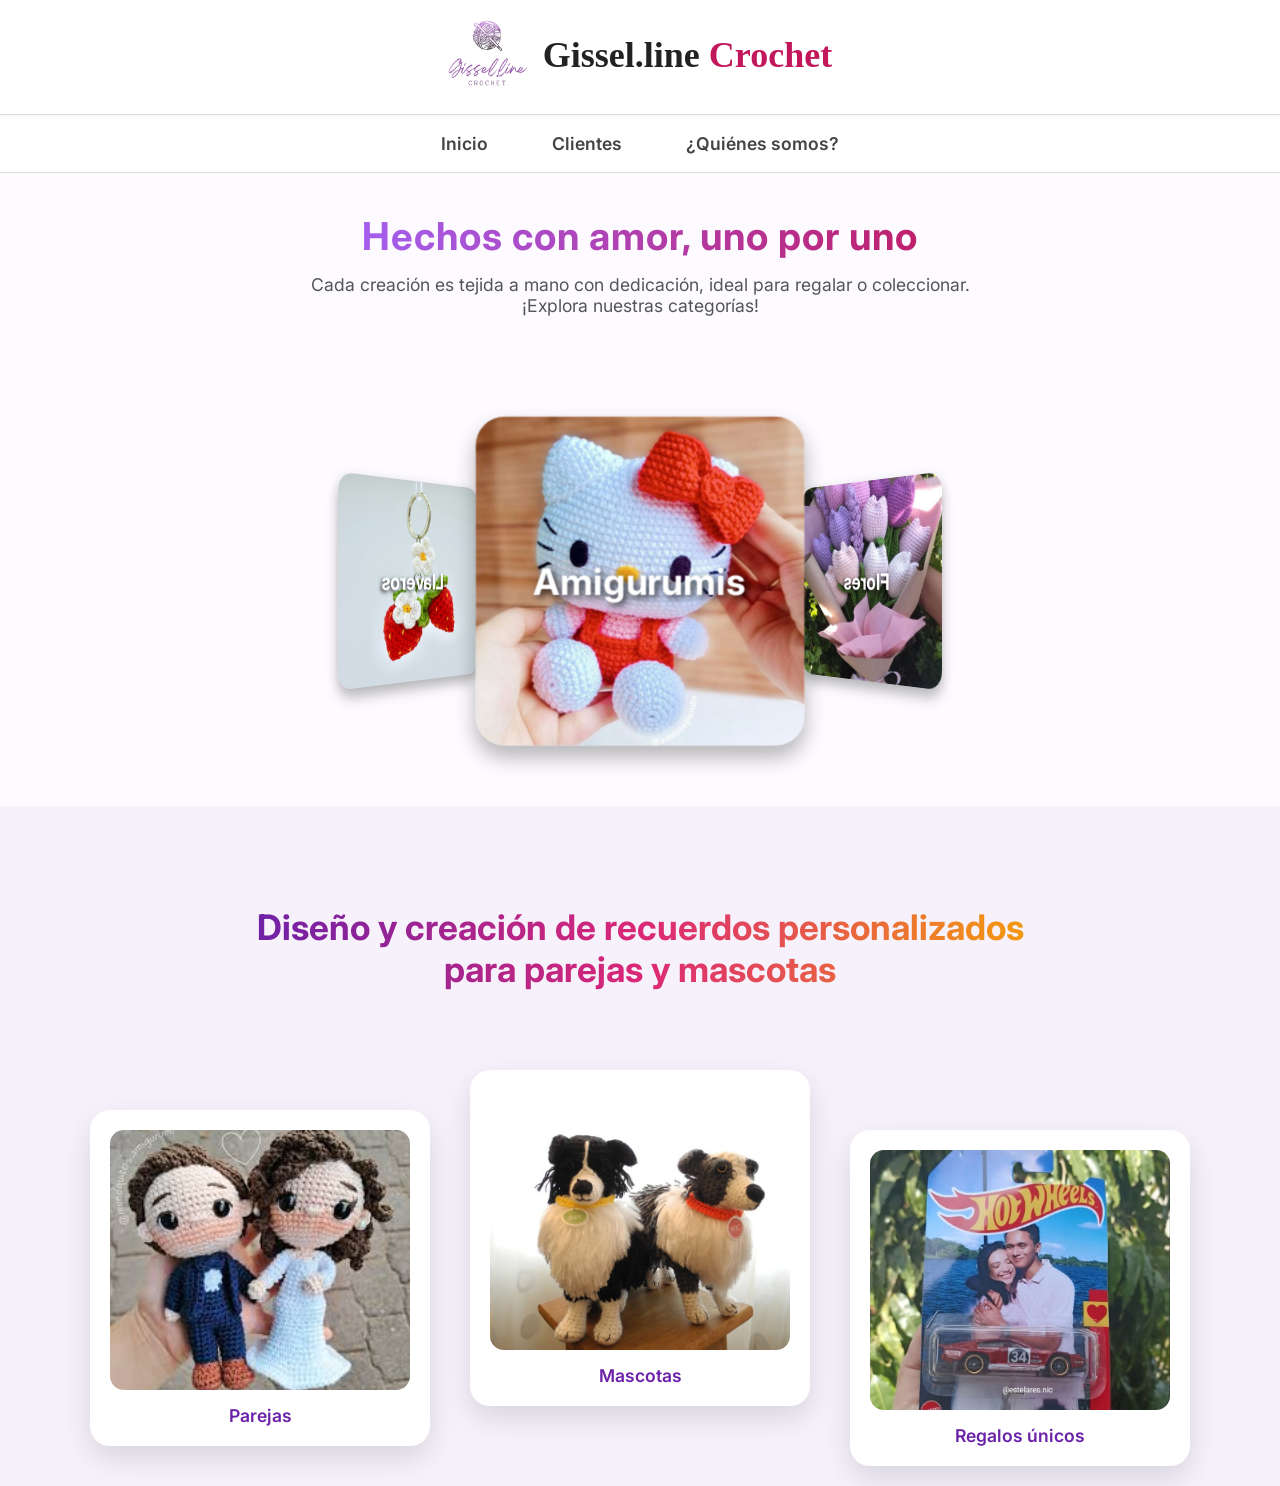
<file: index.html>
<!DOCTYPE html>
<html lang="es">
  <head>
    <meta charset="UTF-8" />
    <title>Gissel.line Crochet</title>
    <link rel="stylesheet" href="estilos.css" />
    <link rel="stylesheet" href="index.css" />
    <link href="https://fonts.googleapis.com/css2?family=Inter:wght@400;600;700&display=swap" rel="stylesheet">
    <meta name="viewport" content="width=device-width, initial-scale=1.0" />

  </head>
  <body>

    <!-- ENCABEZADO -->
    <header class="header-principal">
      <div class="marca-principal">
        <img src="imagenes/logo.png" alt="Logo Gissel.line" class="logo-principal" />
        <h1>Gissel.line <span class="rosa">Crochet</span></h1>
      </div>
    </header>

    <!-- MENÚ -->
    <nav>
      <a href="#" id="btn-inicio">Inicio</a>
      <a href="#" id="btn-clientes">Clientes</a>
      <a href="#" id="btn-quienes">¿Quiénes somos?</a>
    </nav>

    <!-- SECCIÓN INICIO -->
    <section id="seccion-inicio" >
      <section class="intro">
        <h2>Hechos con amor, uno por uno</h2>
        <p>Cada creación es tejida a mano con dedicación, ideal para regalar o coleccionar. ¡Explora nuestras categorías!</p>
      </section>
      <div class="carrusel-contenedor">
        <div class="carrusel" id="carrusel">
          <div class="item" data-categoria="amigurumis">Amigurumis</div>
          <div class="item" data-categoria="flores">Flores</div>
          <div class="item" data-categoria="llaveros">Llaveros</div>
        </div>
      </div>

      </div> <!-- cierra carrusel-contenedor -->

<!-- FRANJA PERSONALIZADOS -->
<section class="franja-personalizados">
  <p class="frase-personalizados">
  Diseño y creación de recuerdos personalizados<br>
  para parejas y mascotas
</p>

  <div class="estandartes">
    <div class="estandarte izquierda">
      <img src="imagenes/pareja.jpg" alt="Parejas">
      <span>Parejas</span>
    </div>

    <div class="estandarte centro">
      <img src="imagenes/mascotas.jpg" alt="Mascotas">
      <span>Mascotas</span>
    </div>

    <div class="estandarte derecha">
      <img src="imagenes/regalos.jpg" alt="Regalos">
      <span>Regalos únicos</span>
    </div>  
  </div>
</section>

    </section>

    <!-- SECCIÓN CLIENTES SATISFECHOS -->
    <section id="seccion-clientes" class="seccion-oculta">
      <section class="intro">
        <h2>Clientes satisfechos</h2>
        <p>Gracias por confiar en <strong>Gissel.line Crochet</strong>. Aquí algunos de los momentos felices con nuestros productos</p>
      </section>
      <div class="galeria-grid">
        <video src="clientes/v1.mp4" class="galeria-item" muted></video>
        <video src="clientes/v2.mp4" class="galeria-item" muted></video>
        <img src="clientes/e1.jpg" alt="Cliente 1" class="galeria-item">
        <img src="clientes/e2.jpg" alt="Cliente 2" class="galeria-item">
        <img src="clientes/e3.jpg" alt="Cliente 3" class="galeria-item">
        <img src="clientes/e4.jpg" alt="Cliente 4" class="galeria-item">
        <img src="clientes/e5.jpg" alt="Cliente 5" class="galeria-item">
        <img src="clientes/e6.jpg" alt="Cliente 6" class="galeria-item">
        <img src="clientes/e7.jpg" alt="Cliente 7" class="galeria-item">
        <img src="clientes/e8.jpg" alt="Cliente 8" class="galeria-item">
        <img src="clientes/e9.jpg" alt="Cliente 9" class="galeria-item">
        <img src="clientes/e10.jpg" alt="Cliente 10" class="galeria-item">
      </div>
    </section>

    <!-- SECCIÓN QUIÉN SOY -->
    <section id="seccion-quienes" class="seccion-oculta">
      <div class="intro">
        <h2>¿Quiénes somos?</h2>
        <p>En <strong>Gissel.line Crochet</strong> nos dedicamos a crear piezas artesanales únicas, hechas a mano con pasión y dedicación. Nuestra meta es ofrecerte amigurumis, flores y llaveros que transmitan alegría, originalidad y calidad en cada puntada.</p>
        <p>Más que productos, creamos experiencias y recuerdos que acompañan tu día a día con cariño y arte.</p>
      </div>
      
      <div class="faq-container">
        <h3>Preguntas frecuentes</h3>
        <ul class="faq-list">
      <li>
        <button class="faq-question" aria-expanded="false">
          ¿Qué es Gissel.line Crochet? <span class="icon">+</span>
        </button>
        <div class="faq-answer">
          Somos un emprendimiento artesanal dedicado a crear amigurumis, flores y llaveros tejidos a mano con mucho amor y cuidado.
        </div>
      </li>
          <li>
            <button class="faq-question" aria-expanded="false">
              ¿Cómo hago un pedido? <span class="icon">+</span>
            </button>
            <div class="faq-answer" hidden>
              Solo elige tu producto favorito y haz clic en el botón de WhatsApp para contactarme directamente.
            </div>
          </li>
          <li>
            <button class="faq-question" aria-expanded="false">
              ¿Personalizan pedidos? <span class="icon">+</span>
            </button>
            <div class="faq-answer" hidden>
              ¡Claro! Puedes solicitar creaciones personalizadas según tu gusto.
            </div>
          </li>
          <li>
            <button class="faq-question" aria-expanded="false">
              ¿Cuál es el tiempo de entrega? <span class="icon">+</span>
            </button>
            <div class="faq-answer" hidden>
              Normalmente, entre 3 y 7 días hábiles dependiendo del producto.
            </div>
          </li>
        </ul>
      </div>
    </section>


    <!-- LIGHTBOX -->
    <div class="lightbox" id="lightbox">
      <span class="cerrar" id="cerrar">&times;</span>
      <div class="lightbox-contenido" id="lightbox-contenido"></div>
    </div>

    <!-- SCRIPTS -->
    <script>
      // Carrusel
      const carrusel = document.getElementById("carrusel");
      const items = carrusel.querySelectorAll(".item");
      let indice = 0;

      function actualizarCarrusel() {
        const angulo = 360 / items.length;
        items.forEach((item, i) => {
          const rotacion = angulo * (i - indice);
          item.style.transform = `rotateY(${rotacion}deg) translateZ(300px)`;
        });
      }

      actualizarCarrusel();

      items.forEach((item, i) => {
        item.addEventListener("click", () => {
          if (i === indice) {
            window.location.href = "productos.html?categoria=" + item.dataset.categoria;
          } else {
            indice = i;
            actualizarCarrusel();
          }
        });
      });

      // Secciones: Mostrar/Ocultar
      const btnInicio = document.getElementById("btn-inicio");
      const btnClientes = document.getElementById("btn-clientes");
      const btnQuienes = document.getElementById("btn-quienes");
      const seccionInicio = document.getElementById("seccion-inicio");
      const seccionClientes = document.getElementById("seccion-clientes");
      const seccionQuienes = document.getElementById("seccion-quienes");

      btnInicio.addEventListener("click", (e) => {
  e.preventDefault();
  seccionInicio.style.display = "block";
  seccionClientes.style.display = "none";
  seccionQuienes.style.display = "none";
});

btnClientes.addEventListener("click", (e) => {
  e.preventDefault();
  seccionInicio.style.display = "none";
  seccionClientes.style.display = "block";
  seccionQuienes.style.display = "none";
});

btnQuienes.addEventListener("click", (e) => {
  e.preventDefault();
  seccionInicio.style.display = "none";
  seccionClientes.style.display = "none";
  seccionQuienes.style.display = "block";
});

      // Lightbox
      const lightbox = document.getElementById("lightbox");
      const lightboxContenido = document.getElementById("lightbox-contenido");
      const cerrar = document.getElementById("cerrar");

      document.querySelectorAll('.galeria-item').forEach(item => {
        item.addEventListener('click', () => {
          lightbox.style.display = "flex";
          lightboxContenido.innerHTML = "";

          if (item.tagName === "IMG") {
            const img = document.createElement("img");
            img.src = item.src;
            lightboxContenido.appendChild(img);
          } else if (item.tagName === "VIDEO") {
            const video = document.createElement("video");
            video.src = item.src;
            video.controls = true;
            video.autoplay = true;
            lightboxContenido.appendChild(video);
          }
        });
      });

      cerrar.addEventListener('click', () => {
        lightbox.style.display = "none";
        lightboxContenido.innerHTML = "";
      });

      lightbox.addEventListener('click', (e) => {
        if (e.target === lightbox) {
          lightbox.style.display = "none";
          lightboxContenido.innerHTML = "";
        }
      });

     document.querySelectorAll('.faq-question').forEach(button => {
      button.addEventListener('click', () => {
        const expanded = button.getAttribute('aria-expanded') === 'true';
        const answer = button.nextElementSibling;

        if (expanded) {
          // Cerrar
          button.setAttribute('aria-expanded', 'false');
          answer.classList.remove('faq-abierta');

          // Esperar a que termine la transición para ocultar el elemento y que se pueda abrir luego
          answer.addEventListener('transitionend', function handler() {
            answer.setAttribute('hidden', '');
            answer.removeEventListener('transitionend', handler);
          });

        } else {
          // Abrir
          button.setAttribute('aria-expanded', 'true');
          answer.removeAttribute('hidden');

          // Necesitamos forzar un reflow para que la transición funcione bien
          void answer.offsetWidth;

          answer.classList.add('faq-abierta');
        }
      });
    });


    </script>
  </body>
</html>
</file>
<file: estilos.css>
/*Reset básico para evitar márgenes/paddings 
inesperados y usar border-box.*/
* {
  margin: 0;
  padding: 0;
  box-sizing: border-box;
}

/*→ Estilos globales: fuente, color,
fondo de toda la página.*/
body {
  font-family: 'Inter', sans-serif;
  margin: 0;
  padding: 0;
  background: #fdfbff;
  color: #333;
}

/*Estilos para el encabezado (sticky) 
y menú de navegación superior.*/
header {
  text-align: center;
  padding: 1.5rem 1rem;
  background-color: #fff;
  box-shadow: 0 2px 6px rgba(0,0,0,0.1);
  position: sticky;
  top: 0;
  z-index: 10;
}
nav {
  background-color: #ffffff;
  padding: 10px 0;
  display: flex;
  justify-content: center;
  gap: 40px;
  border-bottom: 1px solid #ddd;
}
nav a {
  color: #444;
  font-weight: 600;
  font-size: 1.1rem;
  text-decoration: none;
  padding: 8px 12px;
  border-radius: 6px;
  transition: all 0.3s ease;
}
nav a:hover {
  background-color: #f0f0f0;
  color: #111;
}

/*Estiliza el pie de página y enlaces.*/
.footer {
  text-align: center;
  padding: 30px 10px;
  background: #f2f2f2;
  font-family: 'Inter', sans-serif;
  color: #777;
}
.footer a {
  color: #a066ff;
  text-decoration: none;
}

/*Clase usada en #seccion-clientes y 
#seccion-quienes para ocultarlas por defecto.*/
.seccion-oculta { display: none; }

#seccion-clientes {
  background: linear-gradient(
    to bottom,
    #faf7ff,
    #f3eefc
  );
  padding-bottom: 80px;
}

/*Grid de cuadrícula para mostrar fotos y videos 
de clientes. Se utiliza en la sección clientes.*/
.galeria-grid {
  max-width: 1200px;          /* deja bordes a los lados */
  margin: 40px auto;          /* centra la galería */
  padding: 40px 20px;         /* aire interno */
  display: grid;
  grid-template-columns: repeat(auto-fill, minmax(220px, 1fr));
  gap: 25px;
}
.galeria-grid img,
.galeria-grid video {
  background: #fff;
  padding: 10px;
  border-radius: 14px;
  box-shadow:
    0 10px 25px rgba(0,0,0,0.12),
    inset 0 0 0 1px #eee;
  transition: transform 0.3s ease, box-shadow 0.3s ease;
}
.galeria-grid img:hover,
.galeria-grid video:hover {
  transform: scale(1.04);
  box-shadow:
    0 18px 40px rgba(0,0,0,0.18),
    inset 0 0 0 1px #ddd;
}
/*Estilos para el lightbox (ventana modal) y 
botón cerrar. Necesarios para la galería interactiva.*/
.lightbox {
  display: none;
  position: fixed;
  z-index: 9999;
  top: 0; left: 0;
  width: 100%; height: 100%;
  background: rgba(0, 0, 0, 0.8);
  justify-content: center;
  align-items: center;
}
.lightbox-contenido img,
.lightbox-contenido video {
  max-width: 90%;
  max-height: 80vh;
  border-radius: 10px;
}

.cerrar {
  position: absolute;
  top: 20px;
  right: 40px;
  font-size: 40px;
  color: white;
  cursor: pointer;
}

/*Estilos responsivos para que la galería se adapte.
 Útiles en móviles.*/
@media (max-width: 1200px) {
  .galeria-grid {
    grid-template-columns: repeat(4, 1fr);
  }
}

@media (max-width: 800px) {
  .galeria-grid {
    grid-template-columns: repeat(2, 1fr);
  }
}

@media (max-width: 400px) {
  .galeria-grid {
    grid-template-columns: 1fr;
  }
}

/*Estilos para la sección “¿Quiénes somos?”, 
estilo acordeón de FAQ.*/
#seccion-quienes {
  max-width: 800px;
  margin: 40px auto;
  background: #fff;
  padding: 1px 30px 40px 30px;
  border-radius: 16px;
  box-shadow: 0 12px 28px rgba(0,0,0,0.12);
  font-family: 'Inter', sans-serif;
  color: #333;
}

#seccion-quienes .intro h2 {
  font-size: 2.8rem;
  font-weight: 800;
  color: #4b2c83;
  margin-bottom: 24px;
  letter-spacing: -0.03em;
  text-align: center;
}

#seccion-quienes .intro p {
  font-size: 1.2rem;
  line-height: 1.3;
  color: #555;
  margin-bottom: 24px;
  text-align: center;
}

.faq-container h3 {
  font-size: 2rem;
  color: #000000;
  margin-bottom: 20px;
  text-align: center;
  font-weight: 700;
  font-family: 'Inter', sans-serif;

}

.faq-list {
  list-style: none;
  padding: 0;
  margin: 0;
}

.faq-list li {
  border-bottom: 1px solid #ddd;
  padding: 15px 0;
}

.faq-question {
  font-family: 'Inter', sans-serif;
  width: 100%;
  background: none;
  border: none;
  font-size: 1.15rem;
  font-weight: 700;
  color: #000000;
  text-align: left;
  cursor: pointer;
  display: flex;
  justify-content: space-between;
  align-items: center;
  padding-right: 10px;
  transition: color 0.3s ease;
}

.faq-question:hover {
  color: #817c7c;
}

.faq-answer {
    font-family: 'Inter', sans-serif;

  max-height: 0;
  overflow: hidden;
  transition: max-height 0.4s ease, padding 0.4s ease;
  padding: 0 10px;
}

.faq-question .icon {
  display: inline-block;
  transition: transform 0.3s ease;
  font-weight: 700;
  font-size: 1.5rem;
  line-height: 1;
  user-select: none;
}

.faq-question[aria-expanded="true"] .icon {
  transform: rotate(45deg);
  color: #ef2323;
}

.faq-answer.faq-abierta {
  max-height: 200px; /* ajusta según necesidad */
  padding: 10px;
}
</file>
<file: index.css>
/*Define estilos del logo, marca, y texto 
introductorio de la página de inicio.*/
.header-principal {
  background: #ffffff;
  padding: 15px 20px;
  border-bottom: 1px solid #e0e0e0;
  box-shadow: 0 2px 4px rgba(0,0,0,0.04);
}
.marca-principal {
  display: inline-flex;
  align-items: center;
  gap: 15px;
  justify-content: center;
  flex-wrap: wrap;
}
.marca-principal h1 {
  font-family: 'Segoe Script', cursive;
  font-size: 36px;
  color: #222;
}
.marca-principal h1 .rosa {
  color: #c2185b;
  font-weight: 600;
}
.logo-principal {
  width: 80px;
  height: 80px;
  border-radius: 0;
  border: none;
}
.intro {
  text-align: center;
  max-width: 700px;
  margin: 40px auto;
  font-family: 'Inter', sans-serif;
  color: #444;
}
.intro h2 {
  font-size: 2.4em;
  background: linear-gradient(90deg, #a066ff, #c2185b);
  background-clip: text;
  -webkit-background-clip: text;
  -webkit-text-fill-color: transparent;
  font-weight: 700;
  margin-bottom: 15px;
  letter-spacing: 1px;
}
.intro p {
  font-size: 1.1em;
  color: #555;
}

/* Estilos para el carrusel 3D de categorías.*/
.carrusel-contenedor {
  margin-top: 1px;
  height: 450px;
  perspective: 1000px;
  display: flex;
  justify-content: center;
  align-items: center;
}
.carrusel {
  width: 350px;
  height: 350px;
  position: relative;
  transform-style: preserve-3d;
  transition: transform 1s ease;
}
.item {
  position: absolute;
  width: 230px;
  height: 230px;
  border-radius: 20px;
  background-size: cover;
  background-position: center;
  background-repeat: no-repeat;
  color: white;
  font-size: 1.6rem;
  font-weight: bold;
  display: flex;
  align-items: center;
  justify-content: center;
  text-shadow: 2px 2px 5px rgba(0,0,0,0.8);
  box-shadow: 0 8px 16px rgba(0,0,0,0.3);
  cursor: pointer;
  top: 50%;
  left: 50%;
  margin: -115px 0 0 -115px;
  transition: transform 0.5s ease;
  background-color: transparent;
}
.item:hover {
  box-shadow: 0 8px 24px rgba(0,0,0,0.15);
}
.item:nth-child(1) {
  transform: rotateY(0deg) translateZ(400px);
}
.item:nth-child(2) {
  transform: rotateY(120deg) translateZ(400px);
}
.item:nth-child(3) {
  transform: rotateY(240deg) translateZ(400px);
}
.item[data-categoria="amigurumis"] {
  background-image: url("imagenes/amigurumis.jpg");
}
.item[data-categoria="flores"] {
  background-image: url("imagenes/flores.jpg");
}
.item[data-categoria="llaveros"] {
  background-image: url("imagenes/llaveros.jpg");
}

/*Alguna parte redundante con estilos.css, pero
 estos específicos estilizan sección de clientes 
 en index. Si no hay duplicación y se usa,
 quedan bien.*/
.clientes-satisfechos {
  padding: 60px 20px;
  background: linear-gradient(to bottom, #fafafa, #f0f0f0);
  text-align: center;
}
.clientes-satisfechos h2 {
  font-size: 2.2em;
  margin-bottom: 10px;
  color: #764ba2;
}
.clientes-satisfechos p {
  font-size: 1.1em;
  margin-bottom: 40px;
  color: #444;
  max-width: 700px;
  margin-left: auto;
  margin-right: auto;
}
.galeria-clientes {
  padding: 40px 20px;
  text-align: center;
}
.galeria-grid {
  display: grid;
  grid-template-columns: repeat(auto-fill, minmax(230px, 1fr));
  gap: 15px;
  margin-top: 20px;
}

.galeria-grid img,
.galeria-grid video {
  width: 100%;
  height: 220px;
  object-fit: cover;
  border-radius: 12px;
  cursor: pointer;
  box-shadow: 0 0 10px rgba(0,0,0,0.2);
  transition: transform 0.3s ease;
}

.galeria-grid img:hover,
.galeria-grid video:hover {
  transform: scale(1.05);
}
/* FRANJA PERSONALIZADOS */
.franja-personalizados {
  background: #f6f1fb;
  padding: 80px 20px;
  text-align: center;
}

.franja-texto {
  font-size: 1.5rem;
  font-weight: 600;
  color: #8b5cf6;
  max-width: 800px;
  margin: 0 auto 60px;
}

/* CONTENEDOR ESTANDARTES */
.estandartes {
  max-width: 1100px;
  margin: 0 auto;
  display: grid;
  grid-template-columns: repeat(3, 1fr);
  gap: 40px;
  align-items: start;
}

/* ESTANDARTE */
.estandarte {
  background: #fff;
  border-radius: 20px;
  padding: 20px;
  box-shadow: 0 12px 30px rgba(0,0,0,0.12);
  display: flex;
  flex-direction: column;
  align-items: center;
}

/* ALTURAS DIFERENTES (efecto Clash Royale) */
.estandarte.izquierda {
  transform: translateY(40px);
}
.estandarte.centro {
  transform: translateY(0);
}
.estandarte.derecha {
  transform: translateY(60px);
}

.estandarte img {
  width: 100%;
  height: 260px;
  object-fit: cover;
  border-radius: 14px;
  margin-bottom: 15px;
}

.estandarte span {
  font-size: 1.1rem;
  font-weight: 600;
  color: #6b21a8;
}

/* RESPONSIVE */
@media (max-width: 900px) {
  .estandartes {
    grid-template-columns: 1fr;
  }

  .estandarte {
    transform: none !important;
  }
}
.frase-personalizados {
  font-size: 2.2rem;
  font-weight: 700;
  text-align: center;
  max-width: 800px;
  margin: 20px auto 80px;
  line-height: 1.2;

  /* Degradado en el texto */
  background: linear-gradient(90deg, #6b21a8, #db2777, #f59e0b);
  -webkit-background-clip: text;
  background-clip: text;
  -webkit-text-fill-color: transparent;

}
@media (max-width: 768px) {
  .carrusel-contenedor {
    height: auto;
    padding: 20px 0;
  }

  .carrusel {
    transform: scale(0.8);
  }
}

/* --- responsive móvil --- */
@media (max-width: 768px) {
  .estandartes,
  .ideas-grid,
  .galeria-grid,
  .pasos {
    grid-template-columns: 1fr !important;
  }

  .estandarte {
    transform: none !important;
    margin-bottom: 20px;
  }
}

@media (max-width: 768px) {
  h1 {
    font-size: 1.8rem;
  }

  h2,
  .frase-personalizados {
    font-size: 1.4rem;
    padding: 0 15px;
  }
}
</file>
